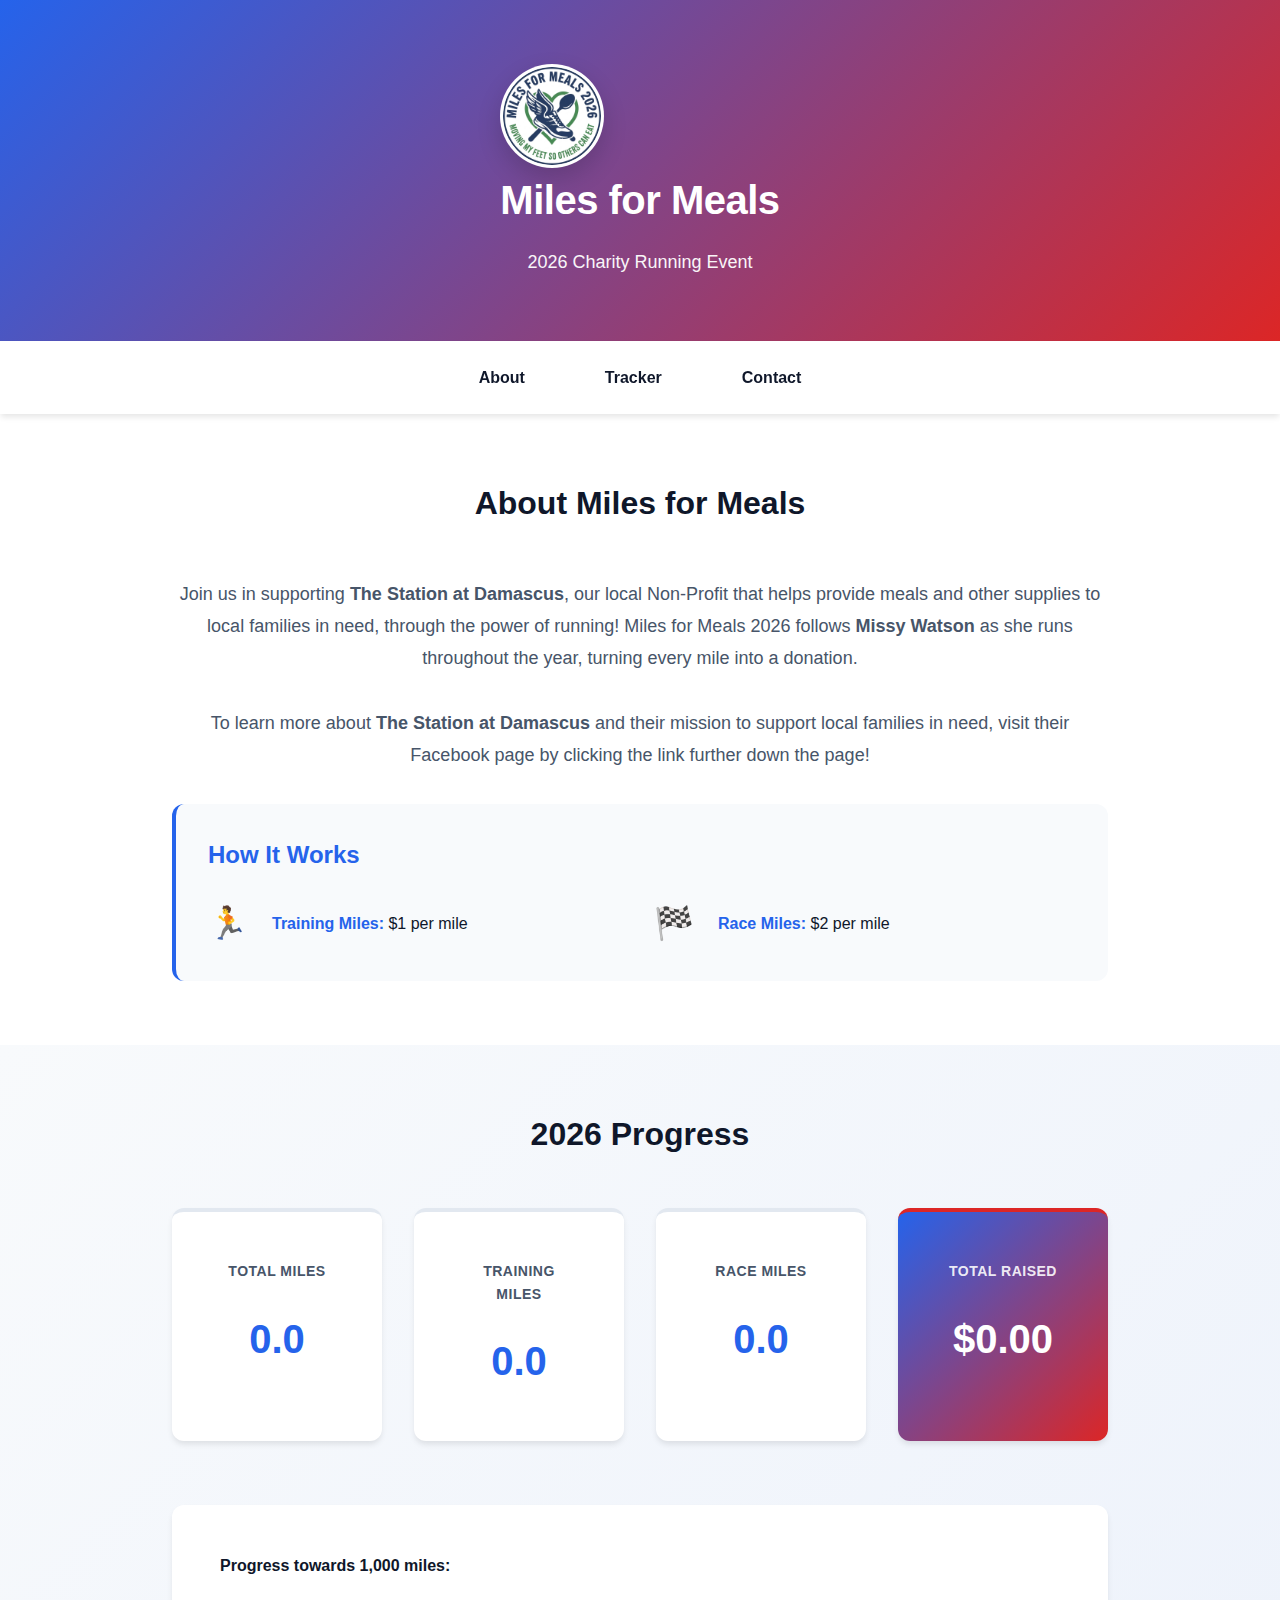
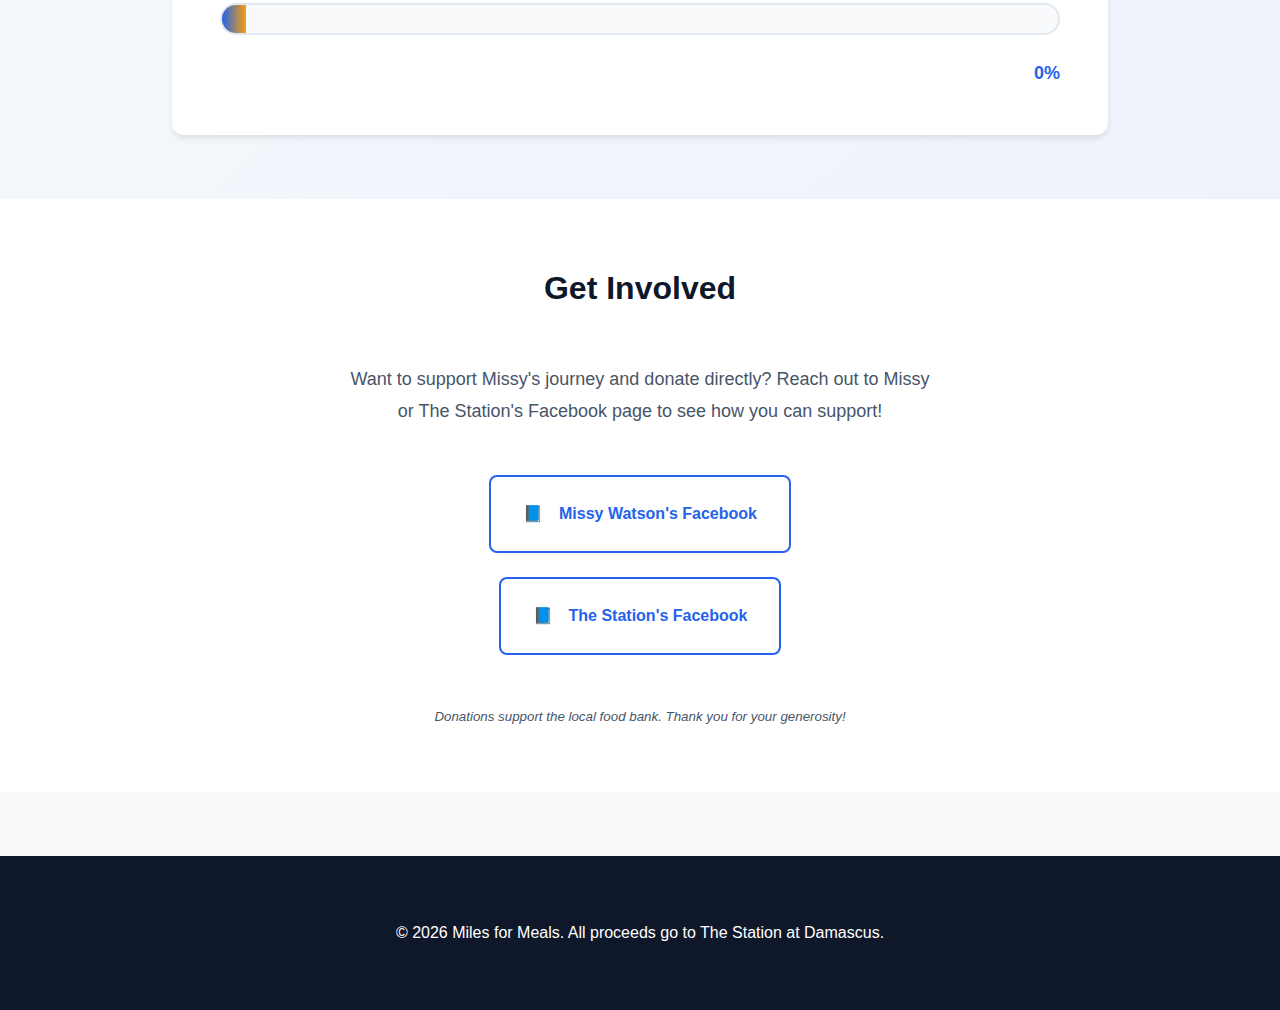
<file: index.html>
<!DOCTYPE html>
<html lang="en">
<head>
    <meta charset="UTF-8">
    <meta name="viewport" content="width=device-width, initial-scale=1.0">
    <title>Miles for Meals 2026</title>
    <link rel="stylesheet" href="styles.css">
</head>
<body>
    <!-- Header -->
    <header class="header">
        <div class="header-content">
            <div class="brand-row">
                <div class="logo-wrap" aria-hidden="true">
                    <img src="mileformeals2026_alt.png" alt="Miles for Meals logo" class="logo-circle" />
                </div>
                <div class="brand-text">
                    <h1 class="header-title">Miles for Meals</h1>
                    <p class="header-subtitle">2026 Charity Running Event</p>
                </div>
            </div>
        </div>
    </header>

    <!-- Navigation -->
    <nav class="navbar">
        <ul class="nav-links">
            <li><a href="#about" class="nav-link">About</a></li>
            <li><a href="#tracker" class="nav-link">Tracker</a></li>
            <li><a href="#contact" class="nav-link">Contact</a></li>
        </ul>
    </nav>

    <!-- Main Content -->
    <main class="main-content">
        <!-- About Section -->
        <section id="about" class="section about-section">
            <div class="container">
                <h2 class="section-title">About Miles for Meals</h2>
                <div class="about-content">
                    <p class="about-text">
                        Join us in supporting <Strong>The Station at Damascus</Strong>, our local Non-Profit that helps provide meals and other supplies to local families in need,
                        through the power of running! Miles for Meals 2026 follows <strong>Missy Watson</strong> as she runs 
                        throughout the year, turning every mile into a donation.
                    </p>
                    <p class="about-text">
                        To learn more about <Strong>The Station at Damascus</Strong> and their mission to support local families in need, visit
                        their Facebook page by clicking the link further down the page!
                    </p>
                    <div class="donation-model">
                        <h3>How It Works</h3>
                        <div class="model-items">
                            <div class="model-item">
                                <span class="model-icon">🏃</span>
                                <p><strong>Training Miles:</strong> $1 per mile</p>
                            </div>
                            <div class="model-item">
                                <span class="model-icon">🏁</span>
                                <p><strong>Race Miles:</strong> $2 per mile</p>
                            </div>
                        </div>
                    </div>
                </div>
            </div>
        </section>

        <!-- Miles Tracker Section -->
        <section id="tracker" class="section tracker-section">
            <div class="container">
                <h2 class="section-title">2026 Progress</h2>
                <div class="tracker-grid">
                    <div class="tracker-card">
                        <div class="tracker-stat">
                            <h3 class="tracker-label">Total Miles</h3>
                            <p class="tracker-value" id="totalMiles">0</p>
                        </div>
                    </div>
                    <div class="tracker-card">
                        <div class="tracker-stat">
                            <h3 class="tracker-label">Training Miles</h3>
                            <p class="tracker-value" id="trainingMiles">0</p>
                        </div>
                    </div>
                    <div class="tracker-card">
                        <div class="tracker-stat">
                            <h3 class="tracker-label">Race Miles</h3>
                            <p class="tracker-value" id="raceMiles">0</p>
                        </div>
                    </div>
                    <div class="tracker-card tracker-card-primary">
                        <div class="tracker-stat">
                            <h3 class="tracker-label">Total Raised</h3>
                            <p class="tracker-value" id="totalDonations">$0</p>
                        </div>
                    </div>
                </div>
                <div class="progress-bar-container">
                    <p class="progress-label">Progress towards <span id="progressTargetLabel">1,000</span> miles:</p>
                    <div class="progress-bar">
                        <div class="progress-fill" id="progressFill"></div>
                    </div>
                    <p class="progress-percent" id="progressPercent">0%</p>
                </div>
            </div>
        </section>

        <!-- Contact Section -->
        <section id="contact" class="section contact-section">
            <div class="container">
                <h2 class="section-title">Get Involved</h2>
                <div class="contact-content">
                    <p class="contact-intro">
                        Want to support Missy's journey and donate directly? Reach out to Missy or The Station's
                        Facebook page to see how you can support!
                    </p>
                    <div class="contact-methods">
                        <a href="https://www.facebook.com/missy.corsini" target="_blank" class="contact-button social-button">
                            <span>📘</span> Missy Watson's Facebook
                        </a>
                        <a href="https://www.facebook.com/TheChildrensStationVanBurenCounty" target="_blank" class="contact-button social-button">
                            <span>📘</span> The Station's Facebook
                        </a>
                    </div>
                    <p class="contact-note">
                        <small>Donations support the local food bank. Thank you for your generosity!</small>
                    </p>
                </div>
            </div>
        </section>
    </main>

    <!-- Footer -->
    <footer class="footer">
        <div class="footer-content">
            <p>&copy; 2026 Miles for Meals. All proceeds go to The Station at Damascus.</p>
        </div>
    </footer>

    <script src="script.js"></script>
</body>
</html>
</file>
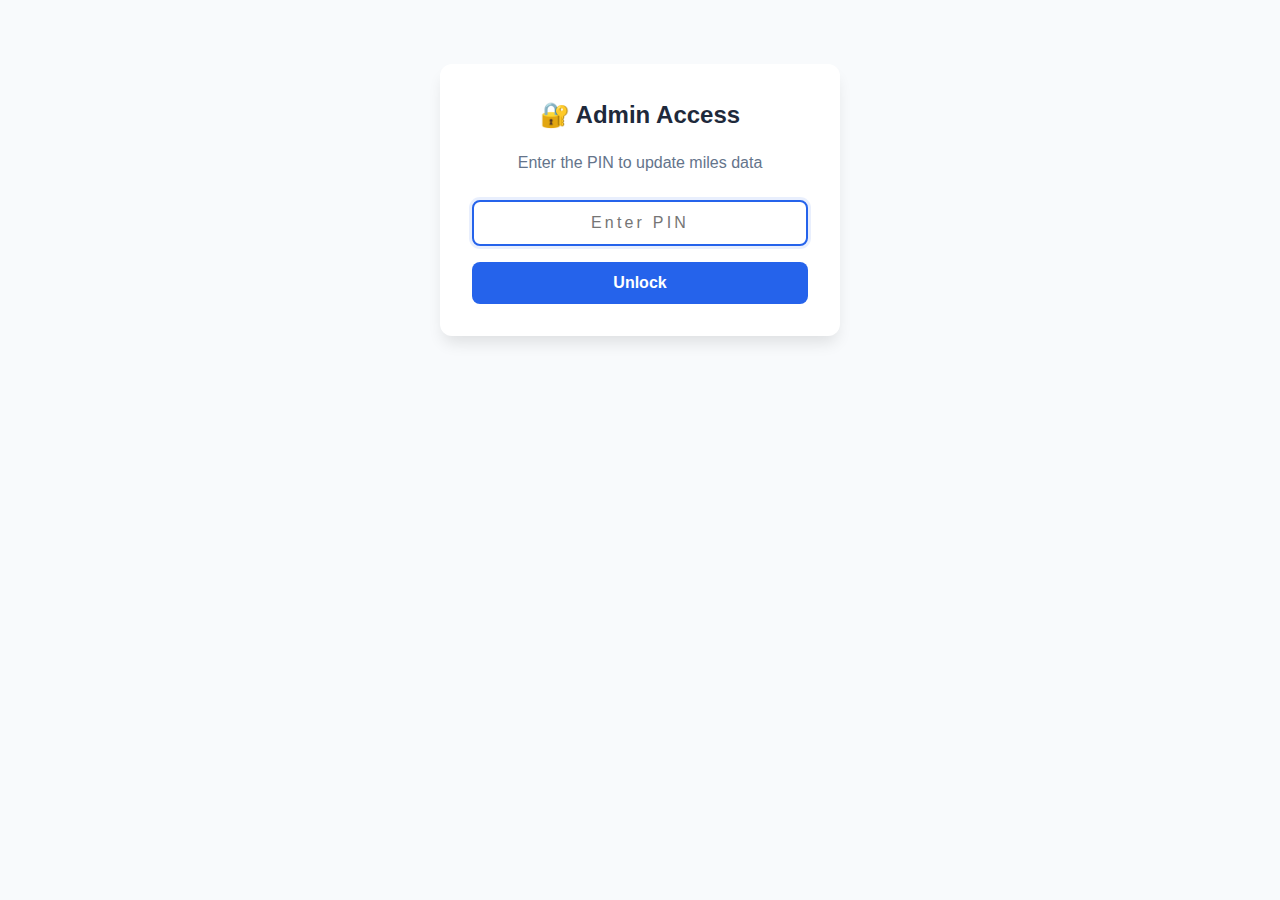
<file: admin.html>
<!DOCTYPE html>
<html lang="en">
<head>
    <meta charset="UTF-8">
    <meta name="viewport" content="width=device-width, initial-scale=1.0">
    <title>Miles for Meals - Admin Panel</title>
    <link rel="stylesheet" href="styles.css">
    <style>
        .pin-container {
            max-width: 400px;
            margin: 4rem auto;
            padding: 2rem;
            background-color: white;
            border-radius: 12px;
            box-shadow: 0 10px 15px -3px rgba(0, 0, 0, 0.1);
            text-align: center;
        }

        .pin-container h2 {
            color: #1e293b;
            margin-bottom: 1rem;
        }

        .pin-container p {
            color: #64748b;
            margin-bottom: 1.5rem;
        }

        .pin-input {
            width: 100%;
            padding: 0.75rem;
            font-size: 1rem;
            border: 2px solid #e2e8f0;
            border-radius: 8px;
            text-align: center;
            letter-spacing: 0.2em;
            margin-bottom: 1rem;
        }

        .pin-input:focus {
            outline: none;
            border-color: #2563eb;
            box-shadow: 0 0 0 3px rgba(37, 99, 235, 0.1);
        }

        .pin-button {
            width: 100%;
            padding: 0.75rem 1.5rem;
            background-color: #2563eb;
            color: white;
            border: none;
            border-radius: 8px;
            font-size: 1rem;
            font-weight: 600;
            cursor: pointer;
            transition: all 0.3s;
        }

        .pin-button:hover {
            background-color: #1d4ed8;
        }

        .pin-error {
            color: #dc2626;
            font-size: 0.9rem;
            margin-top: 0.5rem;
            display: none;
        }

        .admin-container {
            max-width: 600px;
            margin: 2rem auto;
            padding: 2rem;
            background-color: white;
            border-radius: 12px;
            box-shadow: 0 10px 15px -3px rgba(0, 0, 0, 0.1);
            display: none;
        }

        .admin-container.unlocked {
            display: block;
        }

        .admin-title {
            text-align: center;
            color: #1e293b;
            margin-bottom: 2rem;
        }

        .form-group {
            margin-bottom: 1.5rem;
        }

        .form-group label {
            display: block;
            margin-bottom: 0.5rem;
            font-weight: 600;
            color: #1e293b;
        }

        .form-group input {
            width: 100%;
            padding: 0.75rem;
            border: 2px solid #e2e8f0;
            border-radius: 8px;
            font-size: 1rem;
            transition: all 0.3s;
        }

        .form-group input:focus {
            outline: none;
            border-color: #2563eb;
            box-shadow: 0 0 0 3px rgba(37, 99, 235, 0.1);
        }

        .form-row {
            display: grid;
            grid-template-columns: 1fr 1fr;
            gap: 1rem;
        }

        .button-group {
            display: flex;
            gap: 1rem;
            margin-top: 2rem;
        }

        .button-group button {
            flex: 1;
            padding: 0.75rem 1.5rem;
            border: none;
            border-radius: 8px;
            font-size: 1rem;
            font-weight: 600;
            cursor: pointer;
            transition: all 0.3s;
        }

        .btn-update:disabled {
            opacity: 0.6;
            cursor: not-allowed;
        }

        .spinner {
            display: inline-block;
            width: 14px;
            height: 14px;
            border: 2px solid rgba(255,255,255,.3);
            border-radius: 50%;
            border-top-color: #fff;
            animation: spin 0.6s linear infinite;
            vertical-align: middle;
            margin-right: 0.5rem;
        }

        @keyframes spin {
            to { transform: rotate(360deg); }
        }

        .btn-update {
            background-color: #2563eb;
            color: white;
        }

        .btn-update:hover {
            background-color: #1d4ed8;
        }

        .btn-reset {
            background-color: #64748b;
            color: white;
        }

        .btn-reset:hover {
            background-color: #475569;
        }

        .btn-danger {
            background-color: #dc2626;
            color: white;
        }

        .btn-danger:hover {
            background-color: #b91c1c;
        }

        .btn-back {
            background-color: #10b981;
            color: white;
            text-decoration: none;
            display: inline-block;
            text-align: center;
        }

        .btn-back:hover {
            background-color: #059669;
        }

        .back-button {
            margin-bottom: 1rem;
        }

        .info-box {
            background-color: #f0fdf4;
            border-left: 4px solid #10b981;
            padding: 1rem;
            border-radius: 8px;
            margin-bottom: 1.5rem;
            font-size: 0.9rem;
            color: #166534;
        }

        .message {
            margin-top: 1rem;
            padding: 1rem;
            border-radius: 8px;
            text-align: center;
            font-weight: 600;
            display: none;
        }

        .message.success {
            background-color: #d1fae5;
            color: #065f46;
            display: block;
        }

        .message.error {
            background-color: #fee2e2;
            color: #991b1b;
            display: block;
        }

        .current-data {
            background-color: #f8fafc;
            padding: 1rem;
            border-radius: 8px;
            margin-bottom: 1.5rem;
            font-size: 0.95rem;
        }

        .badge {
            display: inline-block;
            background: #e0f2fe;
            color: #075985;
            padding: 0.25rem 0.5rem;
            border-radius: 999px;
            font-size: 0.85rem;
            margin-bottom: 0.5rem;
        }

        .current-data p {
            margin: 0.5rem 0;
            color: #64748b;
        }

        .current-data strong {
            color: #2563eb;
        }

        @media (max-width: 480px) {
            .admin-container {
                margin: 1rem;
                padding: 1.5rem;
            }

            .form-row {
                grid-template-columns: 1fr;
            }

            .button-group {
                flex-direction: column;
            }
        }
    </style>
</head>
<body>
    <!-- PIN Protection Screen -->
    <div class="pin-container" id="pinContainer">
        <h2>🔐 Admin Access</h2>
        <p>Enter the PIN to update miles data</p>
        <input 
            type="password" 
            id="pinInput" 
            class="pin-input" 
            placeholder="Enter PIN"
            onkeypress="if(event.key==='Enter') verifyPin()"
        >
        <button class="pin-button" onclick="verifyPin()">Unlock</button>
        <p class="pin-error" id="pinError">❌ Incorrect PIN. Try again.</p>
    </div>

    <!-- Admin Form (hidden until PIN is entered) -->
    <div class="admin-container" id="adminContainer">
        <div class="back-button">
            <a href="index.html" class="btn-back">← Back to Site</a>
        </div>

        <h1 class="admin-title">⚙️ Update Miles Data</h1>

        <div class="info-box">
            <strong>Admin Panel:</strong> Use this page to update Missy's running data. 
            This data is stored in the cloud and visible to everyone visiting the site.
        </div>

        <div class="current-data">
            <div class="badge">Last updated: <span id="currentUpdated">--</span></div>
            <p><strong>Current Training Miles:</strong> <span id="currentTraining">0</span></p>
            <p><strong>Current Race Miles:</strong> <span id="currentRace">0</span></p>
            <p><strong>Total Miles:</strong> <span id="currentTotal">0</span></p>
            <p><strong>Target Miles:</strong> <span id="currentTarget">1,000</span></p>
            <p><strong>Total Raised:</strong> <span id="currentRaised">$0</span></p>
        </div>

        <form id="milesForm">
            <div class="form-group">
                <label for="trainingMiles">Training Miles:</label>
                <input type="number" id="trainingMiles" step="0.1" min="0" value="0" required>
            </div>

            <div class="form-group">
                <label for="raceMiles">Race Miles:</label>
                <input type="number" id="raceMiles" step="0.1" min="0" value="0" required>
            </div>

            <div class="form-group">
                <label for="additionalDonations">Additional Donations ($):</label>
                <input type="number" id="additionalDonations" step="0.01" min="0" value="0" required>
            </div>

            <div class="form-group">
                <label for="targetMiles">Target Miles Goal:</label>
                <input type="number" id="targetMiles" step="1" min="0" value="1000" required>
            </div>

            <div class="button-group">
                <button type="submit" class="btn-update" id="updateBtn">Update Data</button>
                <button type="button" class="btn-danger" onclick="clearAllData()">⚠️ Clear All Data</button>
            </div>

            <div id="message" class="message"></div>
        </form>
    </div>

    <script src="script.js"></script>
    <script>
        // Set your PIN here - must match the secret set in Cloudflare Worker
        const ADMIN_PIN = '2026';
        let currentPin = null;

        // Wait for tracker to be initialized
        function waitForTracker(callback) {
            if (typeof tracker !== 'undefined' && tracker) {
                callback();
            } else {
                setTimeout(() => waitForTracker(callback), 50);
            }
        }

        function verifyPin() {
            const pinInput = document.getElementById('pinInput').value;
            const pinError = document.getElementById('pinError');

            if (pinInput === ADMIN_PIN) {
                currentPin = pinInput;
                document.getElementById('pinContainer').style.display = 'none';
                document.getElementById('adminContainer').classList.add('unlocked');
                waitForTracker(loadCurrentData);
            } else {
                pinError.style.display = 'block';
                document.getElementById('pinInput').value = '';
                document.getElementById('pinInput').focus();
                setTimeout(() => {
                    pinError.style.display = 'none';
                }, 3000);
            }
        }

        // Allow Enter key to submit PIN
        document.addEventListener('DOMContentLoaded', () => {
            const pinInput = document.getElementById('pinInput');
            if (pinInput) {
                pinInput.addEventListener('keypress', (e) => {
                    if (e.key === 'Enter') {
                        verifyPin();
                    }
                });
                pinInput.focus();
            }
        });

        async function loadCurrentData() {
            await tracker.loadData();
            
            document.getElementById('currentTraining').textContent = tracker.data.trainingMiles.toFixed(1);
            document.getElementById('currentRace').textContent = tracker.data.raceMiles.toFixed(1);
            document.getElementById('currentTotal').textContent = tracker.getTotalMiles().toFixed(1);
            const targetMiles = Number.isFinite(tracker.data.targetMiles) ? tracker.data.targetMiles : 1000;
            document.getElementById('currentTarget').textContent = targetMiles.toLocaleString();
            document.getElementById('currentRaised').textContent = '$' + tracker.getTotalDonations().toFixed(2);
            document.getElementById('currentUpdated').textContent = formatLastUpdated(tracker.data.lastUpdated);

            // Pre-fill form with current values
            document.getElementById('trainingMiles').value = tracker.data.trainingMiles;
            document.getElementById('raceMiles').value = tracker.data.raceMiles;
            document.getElementById('additionalDonations').value = tracker.data.additionalDonations;
            document.getElementById('targetMiles').value = Number.isFinite(tracker.data.targetMiles) ? tracker.data.targetMiles : 1000;
        }

        // Handle form submission
        document.getElementById('milesForm').addEventListener('submit', async function(e) {
            e.preventDefault();

            const trainingMiles = parseFloat(document.getElementById('trainingMiles').value);
            const raceMiles = parseFloat(document.getElementById('raceMiles').value);
            const additionalDonations = parseFloat(document.getElementById('additionalDonations').value);
            const targetMiles = parseFloat(document.getElementById('targetMiles').value);

            // Validate input
            if (isNaN(trainingMiles) || isNaN(raceMiles) || isNaN(additionalDonations) || isNaN(targetMiles)) {
                showMessage('Please enter valid numbers', 'error');
                return;
            }

            const updateBtn = document.getElementById('updateBtn');
            const originalText = updateBtn.innerHTML;
            updateBtn.innerHTML = '<span class="spinner"></span> Updating...';
            updateBtn.disabled = true;

            tracker.setMiles(trainingMiles, raceMiles);
            tracker.setAdditionalDonations(additionalDonations);
            tracker.setTargetMiles(targetMiles);
            
            const result = await tracker.saveData(currentPin);

            updateBtn.innerHTML = originalText;
            updateBtn.disabled = false;

            if (result.success) {
                showMessage('✓ Data updated successfully!', 'success');
                await loadCurrentData();
            } else {
                showMessage('Error: ' + (result.error || 'Failed to update data'), 'error');
            }
        });

        async function clearAllData() {
            if (!confirm('⚠️ WARNING: This will permanently clear all miles and donations data!\n\nAre you sure?')) {
                return;
            }
            
            if (!confirm('This action cannot be undone. Clear everything?')) {
                return;
            }

            tracker.setMiles(0, 0);
            tracker.setAdditionalDonations(0);
            
            const result = await tracker.saveData(currentPin);

            if (result.success) {
                showMessage('✓ All data has been cleared!', 'success');
                await loadCurrentData();
            } else {
                showMessage('Error: ' + (result.error || 'Failed to clear data'), 'error');
            }
        }

        function showMessage(text, type) {
            const messageEl = document.getElementById('message');
            messageEl.textContent = text;
            messageEl.classList.remove('success', 'error');
            messageEl.classList.add(type);
        }

        function formatLastUpdated(value) {
            if (!value) return 'not yet set';
            const date = new Date(value);
            if (Number.isNaN(date.getTime())) return value;
            return date.toLocaleString(undefined, { hour12: true });
        }
    </script>
</body>
</html>
</file>
<file: styles.css>
/* Reset and Base Styles */
* {
    margin: 0;
    padding: 0;
    box-sizing: border-box;
}

:root {
    /* Color Palette - adjust these to match the logo if desired */
    --primary-color: #2563eb;
    --secondary-color: #dc2626;
    --accent-color: #f59e0b;
    --success-color: #0d9488;
    --dark-bg: #0f172a;
    --light-bg: #f8fafc;
    --card-bg: #ffffff;
    --text-dark: #0f172a;
    --text-light: #475569;
    --border-color: #e2e8f0;
    
    /* Spacing */
    --spacing-xs: 0.5rem;
    --spacing-sm: 1rem;
    --spacing-md: 1.5rem;
    --spacing-lg: 2rem;
    --spacing-xl: 3rem;
    --spacing-2xl: 4rem;
    
    /* Typography */
    --font-family: -apple-system, BlinkMacSystemFont, 'Segoe UI', Roboto, Oxygen, Ubuntu, Cantarell, sans-serif;
    --font-size-base: 16px;
    --font-size-sm: 14px;
    --font-size-lg: 18px;
    --font-size-xl: 24px;
    --font-size-2xl: 32px;
    --font-size-3xl: 40px;
    
    /* Shadows */
    --shadow-sm: 0 1px 2px 0 rgba(0, 0, 0, 0.05);
    --shadow-md: 0 4px 6px -1px rgba(0, 0, 0, 0.1);
    --shadow-lg: 0 10px 15px -3px rgba(0, 0, 0, 0.1);
    
    /* Transitions */
    --transition: all 0.3s cubic-bezier(0.4, 0, 0.2, 1);
}

html {
    scroll-behavior: smooth;
}

body {
    font-family: var(--font-family);
    font-size: var(--font-size-base);
    color: var(--text-dark);
    background-color: var(--light-bg);
    line-height: 1.6;
}

/* Header */
.header {
    background: linear-gradient(135deg, var(--primary-color) 0%, var(--secondary-color) 100%);
    color: white;
    padding: var(--spacing-2xl) var(--spacing-lg);
    text-align: center;
    box-shadow: var(--shadow-lg);
}

.header-content {
    max-width: 900px;
    margin: 0 auto;
    display: flex;
    flex-direction: column;
    align-items: center;
    gap: var(--spacing-md);
}

.header-title {
    font-size: var(--font-size-3xl);
    font-weight: 800;
    margin-bottom: var(--spacing-sm);
    letter-spacing: -0.5px;
}

.header-subtitle {
    font-size: var(--font-size-lg);
    opacity: 0.95;
    font-weight: 300;
}

.logo-wrap {
    width: 104px;
    height: 104px;
    border-radius: 999px;
    overflow: hidden;
    border: 3px solid rgba(255,255,255,0.85);
    box-shadow: 0 10px 25px rgba(0,0,0,0.16);
    background: white;
}

.logo-circle {
    width: 100%;
    height: 100%;
    object-fit: cover;
    display: block;
}

/* Navigation */
.navbar {
    background-color: var(--card-bg);
    box-shadow: var(--shadow-md);
    position: sticky;
    top: 0;
    z-index: 100;
}

.nav-links {
    display: flex;
    justify-content: center;
    gap: var(--spacing-lg);
    list-style: none;
    padding: var(--spacing-md);
    flex-wrap: wrap;
}

.nav-link {
    color: var(--text-dark);
    text-decoration: none;
    font-weight: 600;
    padding: var(--spacing-xs) var(--spacing-md);
    border-radius: 4px;
    transition: var(--transition);
}

.nav-link:hover {
    background-color: var(--light-bg);
    color: var(--primary-color);
}

/* Container */
.container {
    max-width: 1000px;
    margin: 0 auto;
    padding: 0 var(--spacing-lg);
}

/* Main Content */
.main-content {
    min-height: calc(100vh - 200px);
}

/* Sections */
.section {
    padding: var(--spacing-2xl) var(--spacing-lg);
}

.section-title {
    font-size: var(--font-size-2xl);
    font-weight: 700;
    margin-bottom: var(--spacing-xl);
    text-align: center;
    color: var(--text-dark);
}

/* About Section */
.about-section {
    background-color: var(--card-bg);
}

.about-content {
    display: flex;
    flex-direction: column;
    gap: var(--spacing-lg);
}

.about-text {
    font-size: var(--font-size-lg);
    color: var(--text-light);
    text-align: center;
    line-height: 1.8;
}

.about-text-secondary {
    font-size: var(--font-size-lg);
    color: var(--text-light);
    text-align: center;
    line-height: 1.8;
}

.donation-model {
    background-color: var(--light-bg);
    padding: var(--spacing-lg);
    border-radius: 12px;
    border-left: 4px solid var(--primary-color);
}

.donation-model h3 {
    font-size: var(--font-size-xl);
    margin-bottom: var(--spacing-md);
    color: var(--primary-color);
}

.model-items {
    display: grid;
    grid-template-columns: 1fr 1fr;
    gap: var(--spacing-md);
    margin-top: var(--spacing-md);
}

.model-item {
    display: flex;
    align-items: center;
    gap: var(--spacing-md);
}

.model-icon {
    font-size: 32px;
}

.model-item p {
    margin: 0;
    color: var(--text-dark);
}

.model-item strong {
    color: var(--primary-color);
}

/* Tracker Section */
.tracker-section {
    background: linear-gradient(135deg, var(--light-bg) 0%, rgba(37, 99, 235, 0.05) 100%);
}

.tracker-grid {
    display: grid;
    grid-template-columns: repeat(auto-fit, minmax(200px, 1fr));
    gap: var(--spacing-lg);
    margin-bottom: var(--spacing-2xl);
}

.tracker-card {
    background-color: var(--card-bg);
    padding: var(--spacing-xl);
    border-radius: 12px;
    box-shadow: var(--shadow-md);
    text-align: center;
    transition: var(--transition);
    border-top: 4px solid var(--border-color);
}

.tracker-card:hover {
    transform: translateY(-4px);
    box-shadow: var(--shadow-lg);
}

.tracker-card-primary {
    background: linear-gradient(135deg, var(--primary-color) 0%, var(--secondary-color) 100%);
    color: white;
    border-top-color: var(--secondary-color);
}

.tracker-stat {
    display: flex;
    flex-direction: column;
    gap: var(--spacing-md);
}

.tracker-label {
    font-size: var(--font-size-sm);
    font-weight: 600;
    text-transform: uppercase;
    letter-spacing: 0.5px;
    color: var(--text-light);
}

.tracker-card-primary .tracker-label {
    color: rgba(255, 255, 255, 0.9);
}

.tracker-value {
    font-size: var(--font-size-3xl);
    font-weight: 800;
    color: var(--primary-color);
    margin: 0;
}

.tracker-card-primary .tracker-value {
    color: white;
}

/* Progress Bar */
.progress-bar-container {
    background-color: var(--card-bg);
    padding: var(--spacing-xl);
    border-radius: 12px;
    box-shadow: var(--shadow-md);
}

.progress-label {
    font-weight: 600;
    margin-bottom: var(--spacing-md);
    color: var(--text-dark);
}

.progress-bar {
    width: 100%;
    height: 32px;
    background-color: var(--light-bg);
    border-radius: 16px;
    overflow: hidden;
    border: 2px solid var(--border-color);
    margin-bottom: var(--spacing-md);
}

.progress-fill {
    height: 100%;
    background: linear-gradient(90deg, var(--primary-color) 0%, var(--accent-color) 100%);
    width: 0%;
    transition: width 0.5s ease;
    display: flex;
    align-items: center;
    justify-content: flex-end;
    padding-right: var(--spacing-md);
}

.progress-percent {
    text-align: right;
    font-weight: 600;
    color: var(--primary-color);
    font-size: var(--font-size-lg);
}

/* Contact Section */
.contact-section {
    background-color: var(--card-bg);
}

.contact-content {
    max-width: 600px;
    margin: 0 auto;
    text-align: center;
}

.contact-intro {
    font-size: var(--font-size-lg);
    color: var(--text-light);
    margin-bottom: var(--spacing-xl);
    line-height: 1.8;
}

.contact-methods {
    display: flex;
    flex-wrap: wrap;
    justify-content: center;
    gap: var(--spacing-md);
    margin: var(--spacing-xl) 0;
}

.contact-button {
    display: inline-flex;
    align-items: center;
    gap: var(--spacing-sm);
    padding: var(--spacing-md) var(--spacing-lg);
    border-radius: 8px;
    text-decoration: none;
    font-weight: 600;
    font-size: var(--font-size-base);
    transition: var(--transition);
    border: 2px solid transparent;
}

.email-button {
    background-color: var(--primary-color);
    color: white;
}

.email-button:hover {
    background-color: var(--secondary-color);
    transform: translateY(-2px);
}

.venmo-button {
    background-color: var(--accent-color);
    color: white;
}

.venmo-button:hover {
    background-color: var(--secondary-color);
    transform: translateY(-2px);
}

.social-button {
    background-color: transparent;
    color: var(--primary-color);
    border-color: var(--primary-color);
}

.social-button:hover {
    background-color: var(--primary-color);
    color: white;
    transform: translateY(-2px);
}

.contact-note {
    color: var(--text-light);
    font-style: italic;
    margin-top: var(--spacing-lg);
}

/* Footer */
.footer {
    background-color: var(--text-dark);
    color: white;
    text-align: center;
    padding: var(--spacing-xl) var(--spacing-lg);
    margin-top: var(--spacing-2xl);
}

.footer-content {
    max-width: 1000px;
    margin: 0 auto;
}

.footer p {
    margin: var(--spacing-sm) 0;
}

.footer-links {
    margin-top: var(--spacing-md);
}

.footer-links a {
    color: var(--accent-color);
    text-decoration: none;
    transition: var(--transition);
}

.footer-links a:hover {
    color: white;
}

/* Responsive Design */
@media (max-width: 768px) {
    .header-title {
        font-size: var(--font-size-2xl);
    }

    .header-subtitle {
        font-size: var(--font-size-base);
    }

    .section {
        padding: var(--spacing-xl) var(--spacing-md);
    }

    .section-title {
        font-size: var(--font-size-xl);
        margin-bottom: var(--spacing-lg);
    }

    .nav-links {
        gap: var(--spacing-md);
        padding: var(--spacing-md);
    }

    .tracker-grid {
        grid-template-columns: 1fr 1fr;
        gap: var(--spacing-md);
    }

    .model-items {
        grid-template-columns: 1fr;
    }

    .contact-methods {
        flex-direction: column;
        align-items: stretch;
    }

    .contact-button {
        justify-content: center;
    }

    .about-text,
    .about-text-secondary {
        font-size: var(--font-size-base);
    }
}

@media (max-width: 480px) {
    :root {
        --font-size-base: 14px;
        --spacing-lg: 1.5rem;
        --spacing-xl: 2rem;
    }

    .header {
        padding: var(--spacing-xl) var(--spacing-md);
    }

    .header-title {
        font-size: var(--font-size-xl);
        margin-bottom: var(--spacing-sm);
    }

    .header-subtitle {
        font-size: var(--font-size-sm);
    }

    .nav-links {
        gap: var(--spacing-sm);
        padding: var(--spacing-sm);
    }

    .nav-link {
        padding: var(--spacing-xs) var(--spacing-sm);
        font-size: var(--font-size-sm);
    }

    .tracker-grid {
        grid-template-columns: 1fr;
    }

    .tracker-value {
        font-size: var(--font-size-2xl);
    }

    .progress-bar {
        height: 24px;
    }

    .contact-button {
        padding: var(--spacing-md) var(--spacing-sm);
        font-size: var(--font-size-sm);
    }
}
</file>
